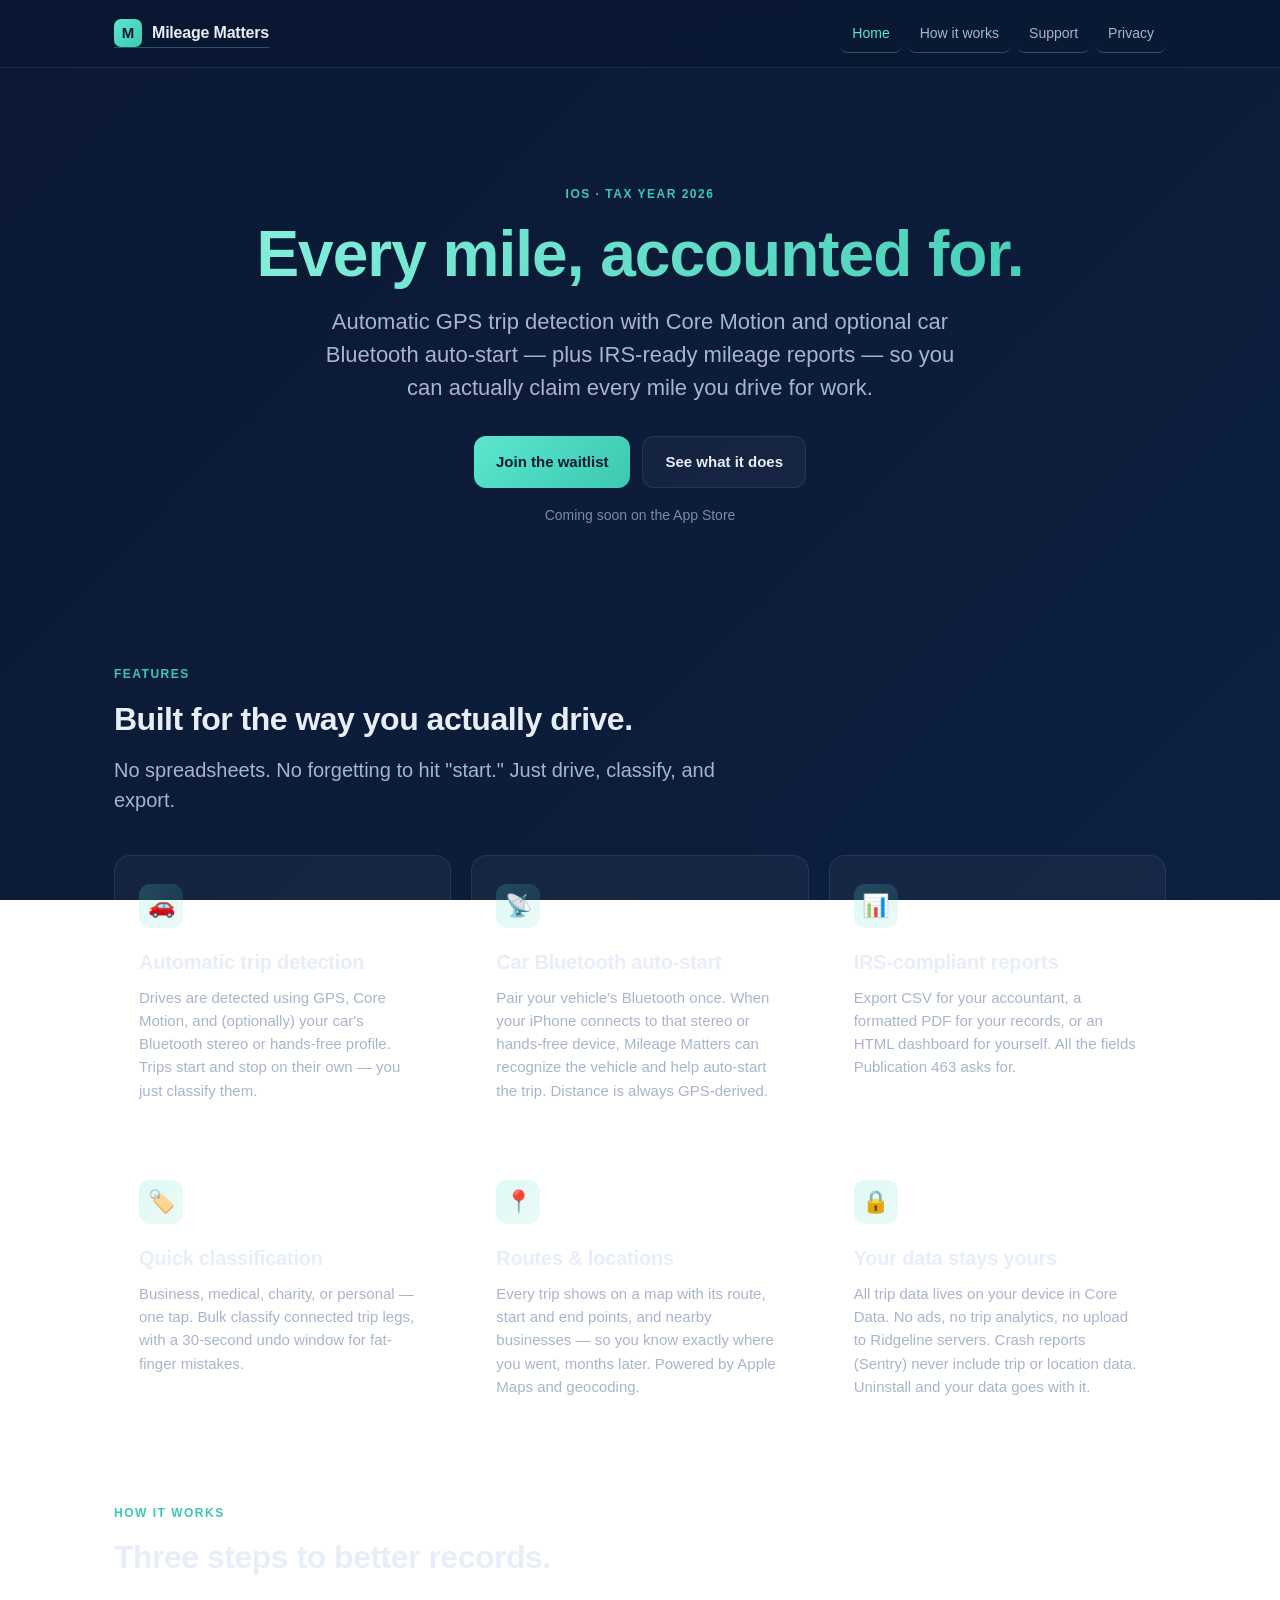
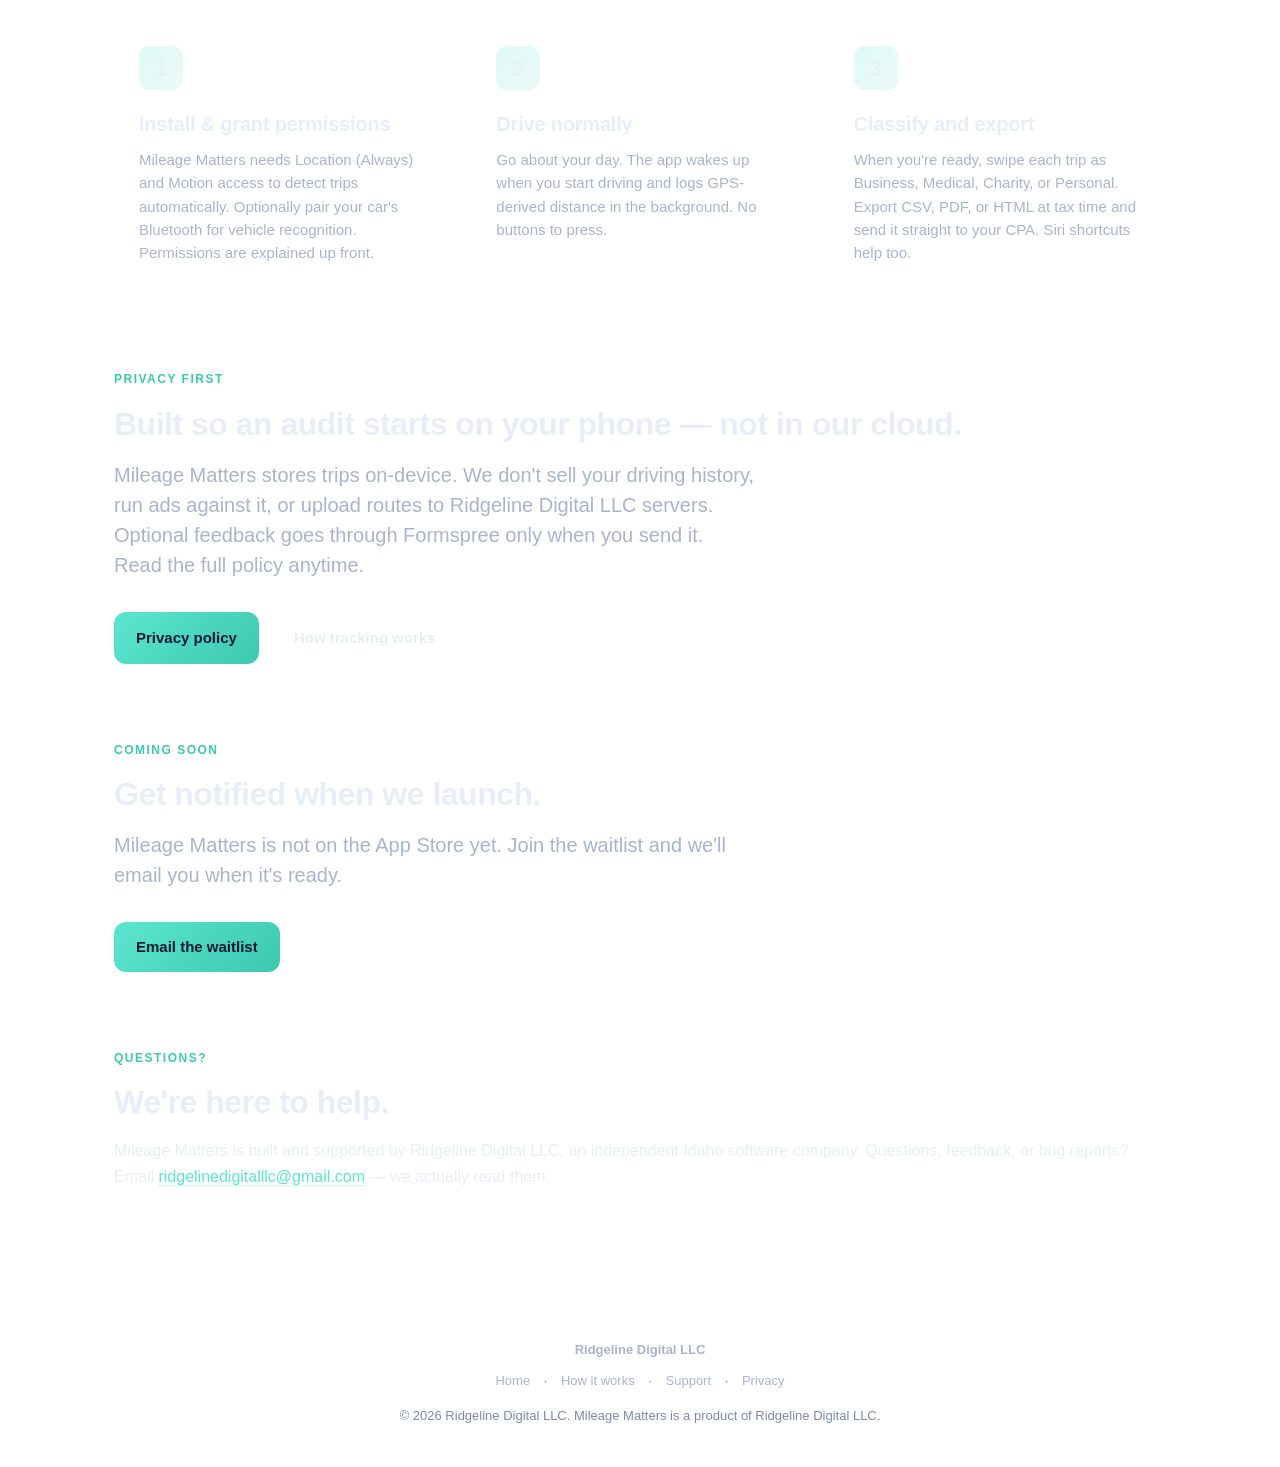
<file: index.html>
<!DOCTYPE html>
<html lang="en">
<head>
<meta charset="UTF-8">
<meta name="viewport" content="width=device-width, initial-scale=1.0">
<title>Mileage Matters — Automatic IRS Mileage Tracker for iPhone</title>
<meta name="description" content="Automatically track business, medical, and charity miles for IRS tax deductions. GPS + Core Motion trip detection with optional car Bluetooth auto-start. Built by Ridgeline Digital LLC.">
<link rel="stylesheet" href="styles.css">
</head>
<body>

<nav class="site-nav">
  <div class="site-nav-inner">
    <a href="index.html" class="brand">
      <div class="brand-mark">M</div>
      <span>Mileage Matters</span>
    </a>
    <div class="nav-links">
      <a href="index.html" class="active">Home</a>
      <a href="hardware.html">How it works</a>
      <a href="support.html">Support</a>
      <a href="privacy-policy.html">Privacy</a>
    </div>
  </div>
</nav>

<div class="container">

  <section class="hero">
    <span class="eyebrow">iOS · Tax Year 2026</span>
    <h1>Every mile, accounted for.</h1>
    <p class="lede">Automatic GPS trip detection with Core Motion and optional car Bluetooth auto-start — plus IRS-ready mileage reports — so you can actually claim every mile you drive for work.</p>

    <div class="cta-row">
      <a href="mailto:ridgelinedigitalllc@gmail.com?subject=Mileage%20Matters%20waitlist" class="button button-primary">Join the waitlist</a>
      <a href="#features" class="button button-secondary">See what it does</a>
    </div>
    <p style="margin-top: 16px; color: var(--text-muted); font-size: 14px;">Coming soon on the App Store</p>
  </section>

  <section id="features">
    <span class="eyebrow">Features</span>
    <h2>Built for the way you actually drive.</h2>
    <p class="lede">No spreadsheets. No forgetting to hit "start." Just drive, classify, and export.</p>

    <div class="feature-grid">

      <div class="feature-card">
        <div class="feature-icon">🚗</div>
        <h3>Automatic trip detection</h3>
        <p>Drives are detected using GPS, Core Motion, and (optionally) your car's Bluetooth stereo or hands-free profile. Trips start and stop on their own — you just classify them.</p>
      </div>

      <div class="feature-card">
        <div class="feature-icon">📡</div>
        <h3>Car Bluetooth auto-start</h3>
        <p>Pair your vehicle's Bluetooth once. When your iPhone connects to that stereo or hands-free device, Mileage Matters can recognize the vehicle and help auto-start the trip. Distance is always GPS-derived.</p>
      </div>

      <div class="feature-card">
        <div class="feature-icon">📊</div>
        <h3>IRS-compliant reports</h3>
        <p>Export CSV for your accountant, a formatted PDF for your records, or an HTML dashboard for yourself. All the fields Publication 463 asks for.</p>
      </div>

      <div class="feature-card">
        <div class="feature-icon">🏷️</div>
        <h3>Quick classification</h3>
        <p>Business, medical, charity, or personal — one tap. Bulk classify connected trip legs, with a 30-second undo window for fat-finger mistakes.</p>
      </div>

      <div class="feature-card">
        <div class="feature-icon">📍</div>
        <h3>Routes &amp; locations</h3>
        <p>Every trip shows on a map with its route, start and end points, and nearby businesses — so you know exactly where you went, months later. Powered by Apple Maps and geocoding.</p>
      </div>

      <div class="feature-card">
        <div class="feature-icon">🔒</div>
        <h3>Your data stays yours</h3>
        <p>All trip data lives on your device in Core Data. No ads, no trip analytics, no upload to Ridgeline servers. Crash reports (Sentry) never include trip or location data. Uninstall and your data goes with it.</p>
      </div>

    </div>
  </section>

  <section>
    <span class="eyebrow">How it works</span>
    <h2>Three steps to better records.</h2>

    <div class="feature-grid">

      <div class="feature-card">
        <div class="feature-icon">1</div>
        <h3>Install &amp; grant permissions</h3>
        <p>Mileage Matters needs Location (Always) and Motion access to detect trips automatically. Optionally pair your car's Bluetooth for vehicle recognition. Permissions are explained up front.</p>
      </div>

      <div class="feature-card">
        <div class="feature-icon">2</div>
        <h3>Drive normally</h3>
        <p>Go about your day. The app wakes up when you start driving and logs GPS-derived distance in the background. No buttons to press.</p>
      </div>

      <div class="feature-card">
        <div class="feature-icon">3</div>
        <h3>Classify and export</h3>
        <p>When you're ready, swipe each trip as Business, Medical, Charity, or Personal. Export CSV, PDF, or HTML at tax time and send it straight to your CPA. Siri shortcuts help too.</p>
      </div>

    </div>
  </section>

  <section>
    <span class="eyebrow">Privacy first</span>
    <h2>Built so an audit starts on your phone — not in our cloud.</h2>
    <p class="lede">Mileage Matters stores trips on-device. We don't sell your driving history, run ads against it, or upload routes to Ridgeline Digital LLC servers. Optional feedback goes through Formspree only when you send it. Read the full policy anytime.</p>

    <div class="cta-row" style="justify-content: flex-start;">
      <a href="privacy-policy.html" class="button button-primary">Privacy policy</a>
      <a href="hardware.html" class="button button-secondary">How tracking works</a>
    </div>
  </section>

  <section>
    <span class="eyebrow">Coming soon</span>
    <h2>Get notified when we launch.</h2>
    <p class="lede">Mileage Matters is not on the App Store yet. Join the waitlist and we'll email you when it's ready.</p>
    <div class="cta-row" style="justify-content: flex-start;">
      <a href="mailto:ridgelinedigitalllc@gmail.com?subject=Mileage%20Matters%20waitlist" class="button button-primary">Email the waitlist</a>
    </div>
  </section>

  <section>
    <span class="eyebrow">Questions?</span>
    <h2>We're here to help.</h2>
    <p>Mileage Matters is built and supported by Ridgeline Digital LLC, an independent Idaho software company. Questions, feedback, or bug reports? Email <a href="mailto:ridgelinedigitalllc@gmail.com">ridgelinedigitalllc@gmail.com</a> — we actually read them.</p>
  </section>

</div>

<footer class="site-footer">
  <div class="footer-brand">Ridgeline Digital LLC</div>
  <div>
    <a href="index.html">Home</a> ·
    <a href="hardware.html">How it works</a> ·
    <a href="support.html">Support</a> ·
    <a href="privacy-policy.html">Privacy</a>
  </div>
  <div style="margin-top: 14px;">© 2026 Ridgeline Digital LLC. Mileage Matters is a product of Ridgeline Digital LLC.</div>
</footer>

</body>
</html>
</file>
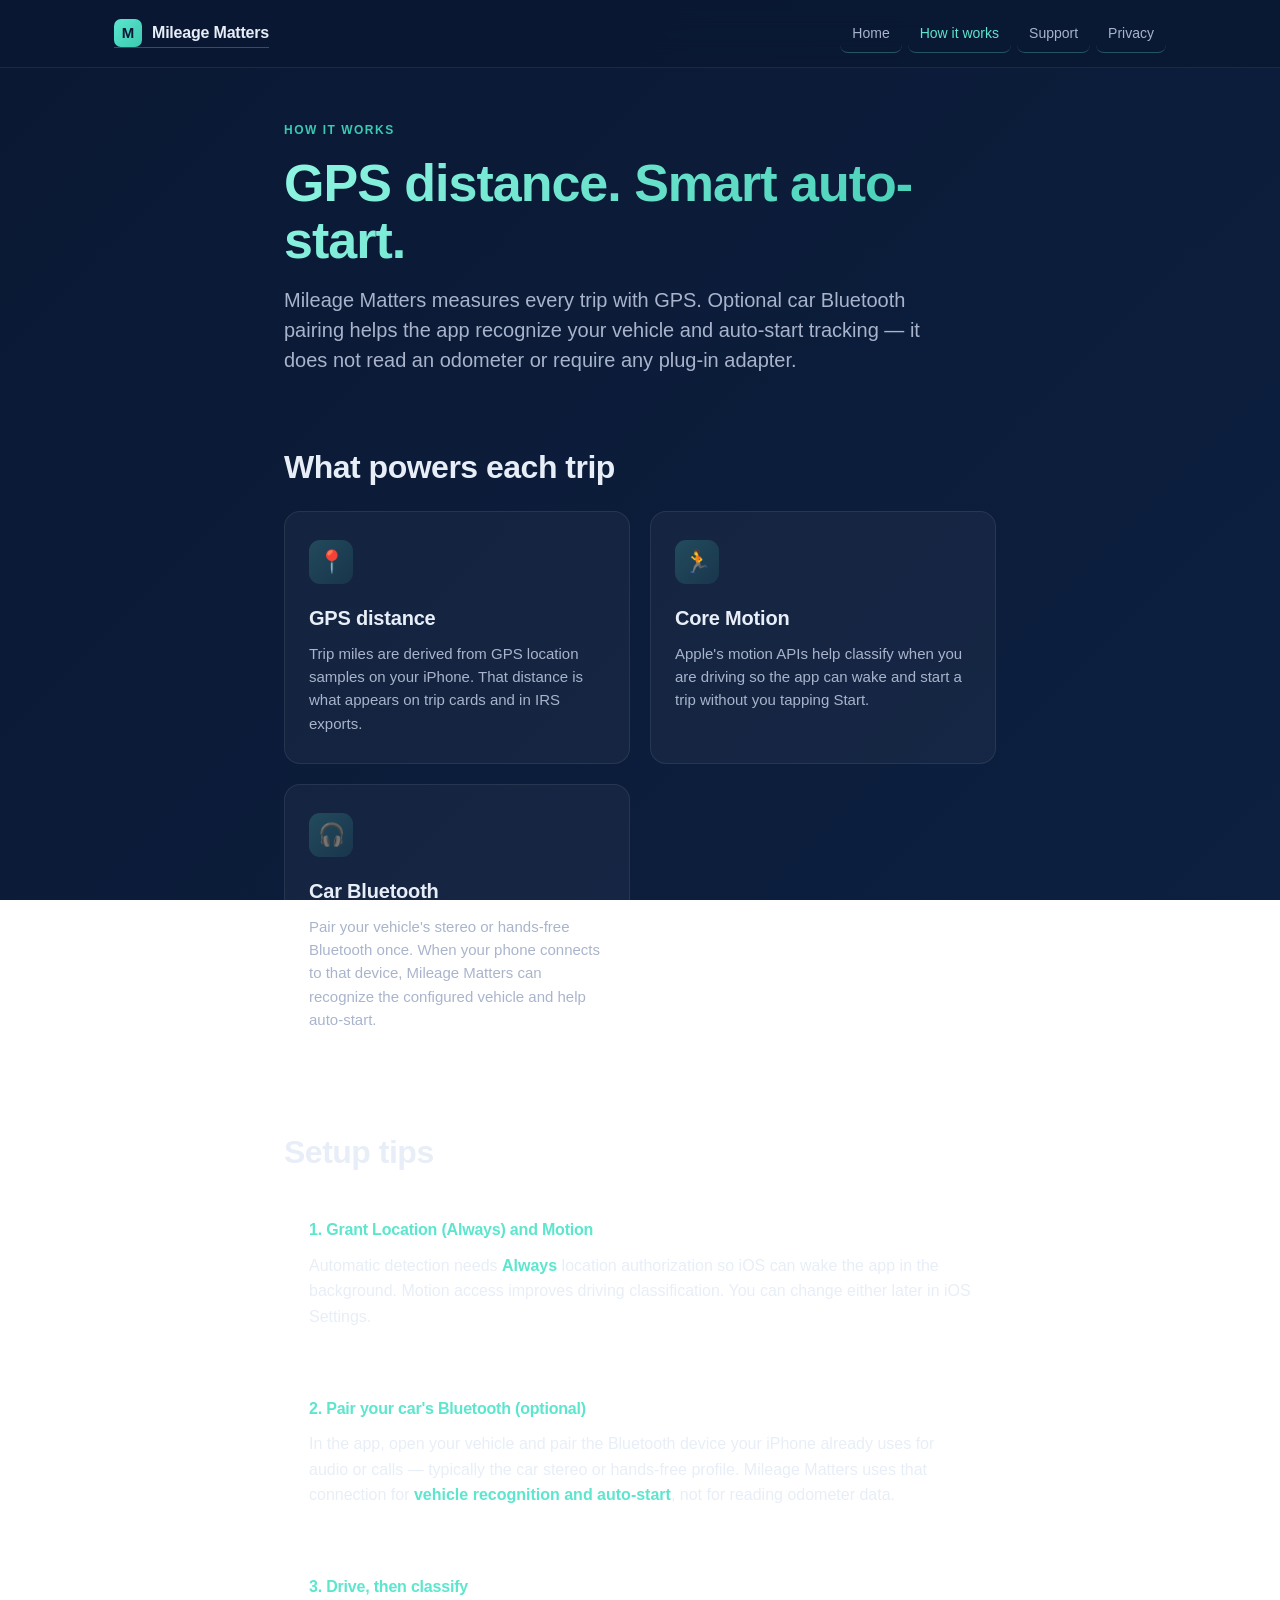
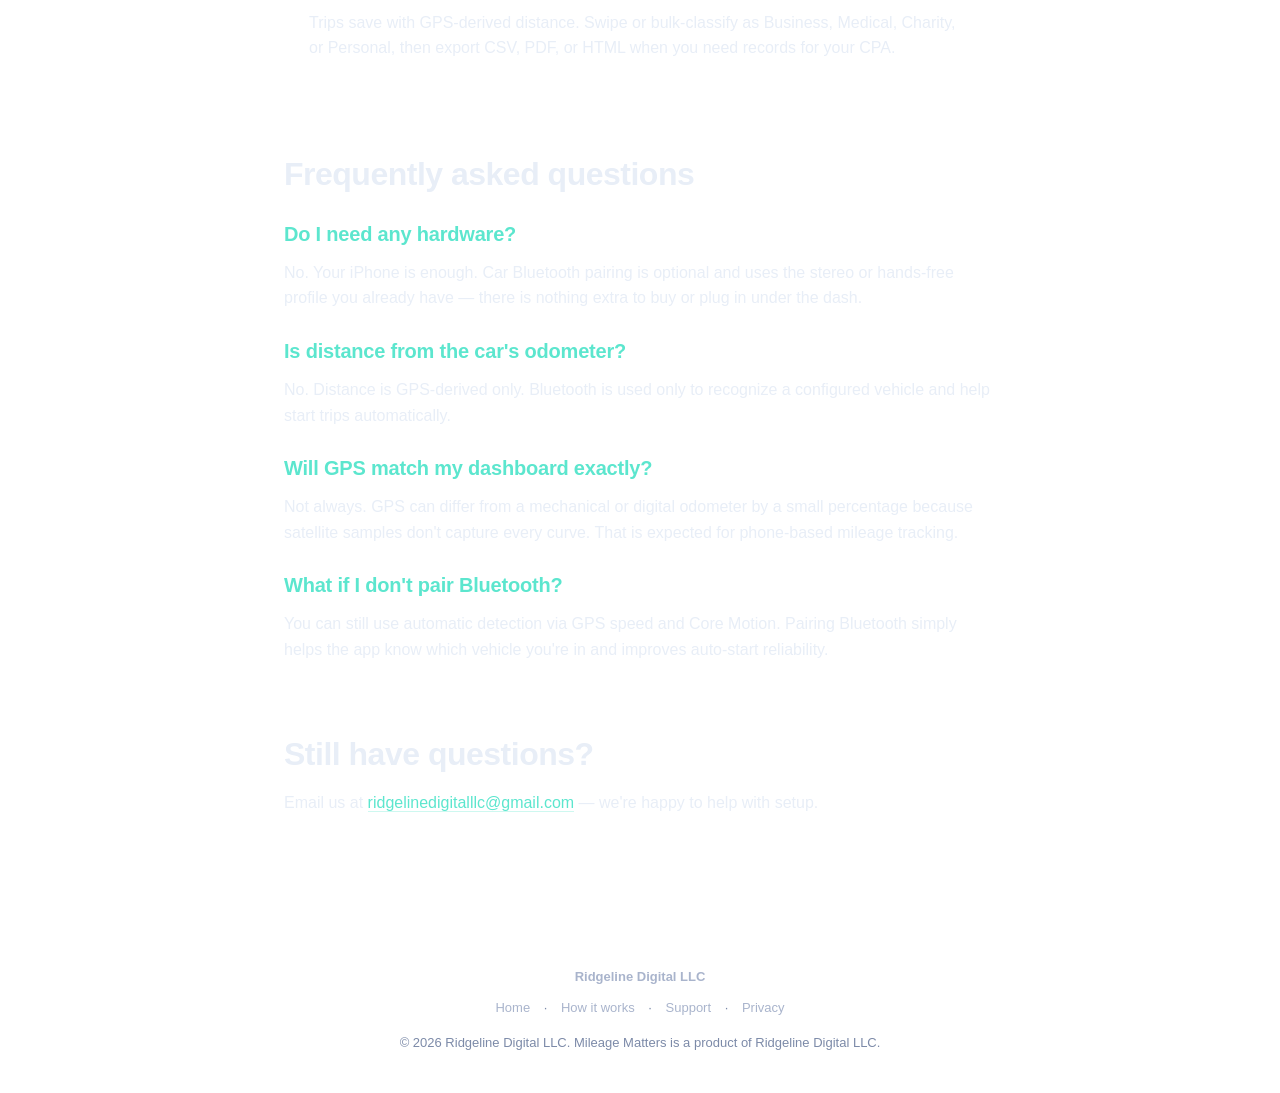
<file: hardware.html>
<!DOCTYPE html>
<html lang="en">
<head>
<meta charset="UTF-8">
<meta name="viewport" content="width=device-width, initial-scale=1.0">
<title>How Tracking Works — Mileage Matters</title>
<meta name="description" content="How Mileage Matters detects trips with GPS, Core Motion, and optional car Bluetooth vehicle recognition. Setup tips for permissions and pairing.">
<link rel="stylesheet" href="styles.css">
</head>
<body>

<nav class="site-nav">
  <div class="site-nav-inner">
    <a href="index.html" class="brand">
      <div class="brand-mark">M</div>
      <span>Mileage Matters</span>
    </a>
    <div class="nav-links">
      <a href="index.html">Home</a>
      <a href="hardware.html" class="active">How it works</a>
      <a href="support.html">Support</a>
      <a href="privacy-policy.html">Privacy</a>
    </div>
  </div>
</nav>

<div class="container-narrow">

  <section>
    <span class="eyebrow">How it works</span>
    <h1>GPS distance. Smart auto-start.</h1>
    <p class="lede">Mileage Matters measures every trip with GPS. Optional car Bluetooth pairing helps the app recognize your vehicle and auto-start tracking — it does not read an odometer or require any plug-in adapter.</p>
  </section>

  <section>
    <h2>What powers each trip</h2>

    <div class="feature-grid" style="margin-top: 24px;">

      <div class="feature-card">
        <div class="feature-icon">📍</div>
        <h3>GPS distance</h3>
        <p>Trip miles are derived from GPS location samples on your iPhone. That distance is what appears on trip cards and in IRS exports.</p>
      </div>

      <div class="feature-card">
        <div class="feature-icon">🏃</div>
        <h3>Core Motion</h3>
        <p>Apple's motion APIs help classify when you are driving so the app can wake and start a trip without you tapping Start.</p>
      </div>

      <div class="feature-card">
        <div class="feature-icon">🎧</div>
        <h3>Car Bluetooth</h3>
        <p>Pair your vehicle's stereo or hands-free Bluetooth once. When your phone connects to that device, Mileage Matters can recognize the configured vehicle and help auto-start.</p>
      </div>

    </div>
  </section>

  <section>
    <h2>Setup tips</h2>

    <div class="info-box">
      <h3>1. Grant Location (Always) and Motion</h3>
      <p style="margin-bottom: 0;">Automatic detection needs <strong>Always</strong> location authorization so iOS can wake the app in the background. Motion access improves driving classification. You can change either later in iOS Settings.</p>
    </div>

    <div class="info-box">
      <h3>2. Pair your car's Bluetooth (optional)</h3>
      <p style="margin-bottom: 0;">In the app, open your vehicle and pair the Bluetooth device your iPhone already uses for audio or calls — typically the car stereo or hands-free profile. Mileage Matters uses that connection for <strong>vehicle recognition and auto-start</strong>, not for reading odometer data.</p>
    </div>

    <div class="info-box">
      <h3>3. Drive, then classify</h3>
      <p style="margin-bottom: 0;">Trips save with GPS-derived distance. Swipe or bulk-classify as Business, Medical, Charity, or Personal, then export CSV, PDF, or HTML when you need records for your CPA.</p>
    </div>
  </section>

  <section>
    <h2>Frequently asked questions</h2>

    <h3 style="margin-top: 24px;">Do I need any hardware?</h3>
    <p>No. Your iPhone is enough. Car Bluetooth pairing is optional and uses the stereo or hands-free profile you already have — there is nothing extra to buy or plug in under the dash.</p>

    <h3 style="margin-top: 24px;">Is distance from the car's odometer?</h3>
    <p>No. Distance is GPS-derived only. Bluetooth is used only to recognize a configured vehicle and help start trips automatically.</p>

    <h3 style="margin-top: 24px;">Will GPS match my dashboard exactly?</h3>
    <p>Not always. GPS can differ from a mechanical or digital odometer by a small percentage because satellite samples don't capture every curve. That is expected for phone-based mileage tracking.</p>

    <h3 style="margin-top: 24px;">What if I don't pair Bluetooth?</h3>
    <p>You can still use automatic detection via GPS speed and Core Motion. Pairing Bluetooth simply helps the app know which vehicle you're in and improves auto-start reliability.</p>
  </section>

  <section>
    <h2>Still have questions?</h2>
    <p>Email us at <a href="mailto:ridgelinedigitalllc@gmail.com">ridgelinedigitalllc@gmail.com</a> — we're happy to help with setup.</p>
  </section>

</div>

<footer class="site-footer">
  <div class="footer-brand">Ridgeline Digital LLC</div>
  <div>
    <a href="index.html">Home</a> ·
    <a href="hardware.html">How it works</a> ·
    <a href="support.html">Support</a> ·
    <a href="privacy-policy.html">Privacy</a>
  </div>
  <div style="margin-top: 14px;">© 2026 Ridgeline Digital LLC. Mileage Matters is a product of Ridgeline Digital LLC.</div>
</footer>

</body>
</html>
</file>
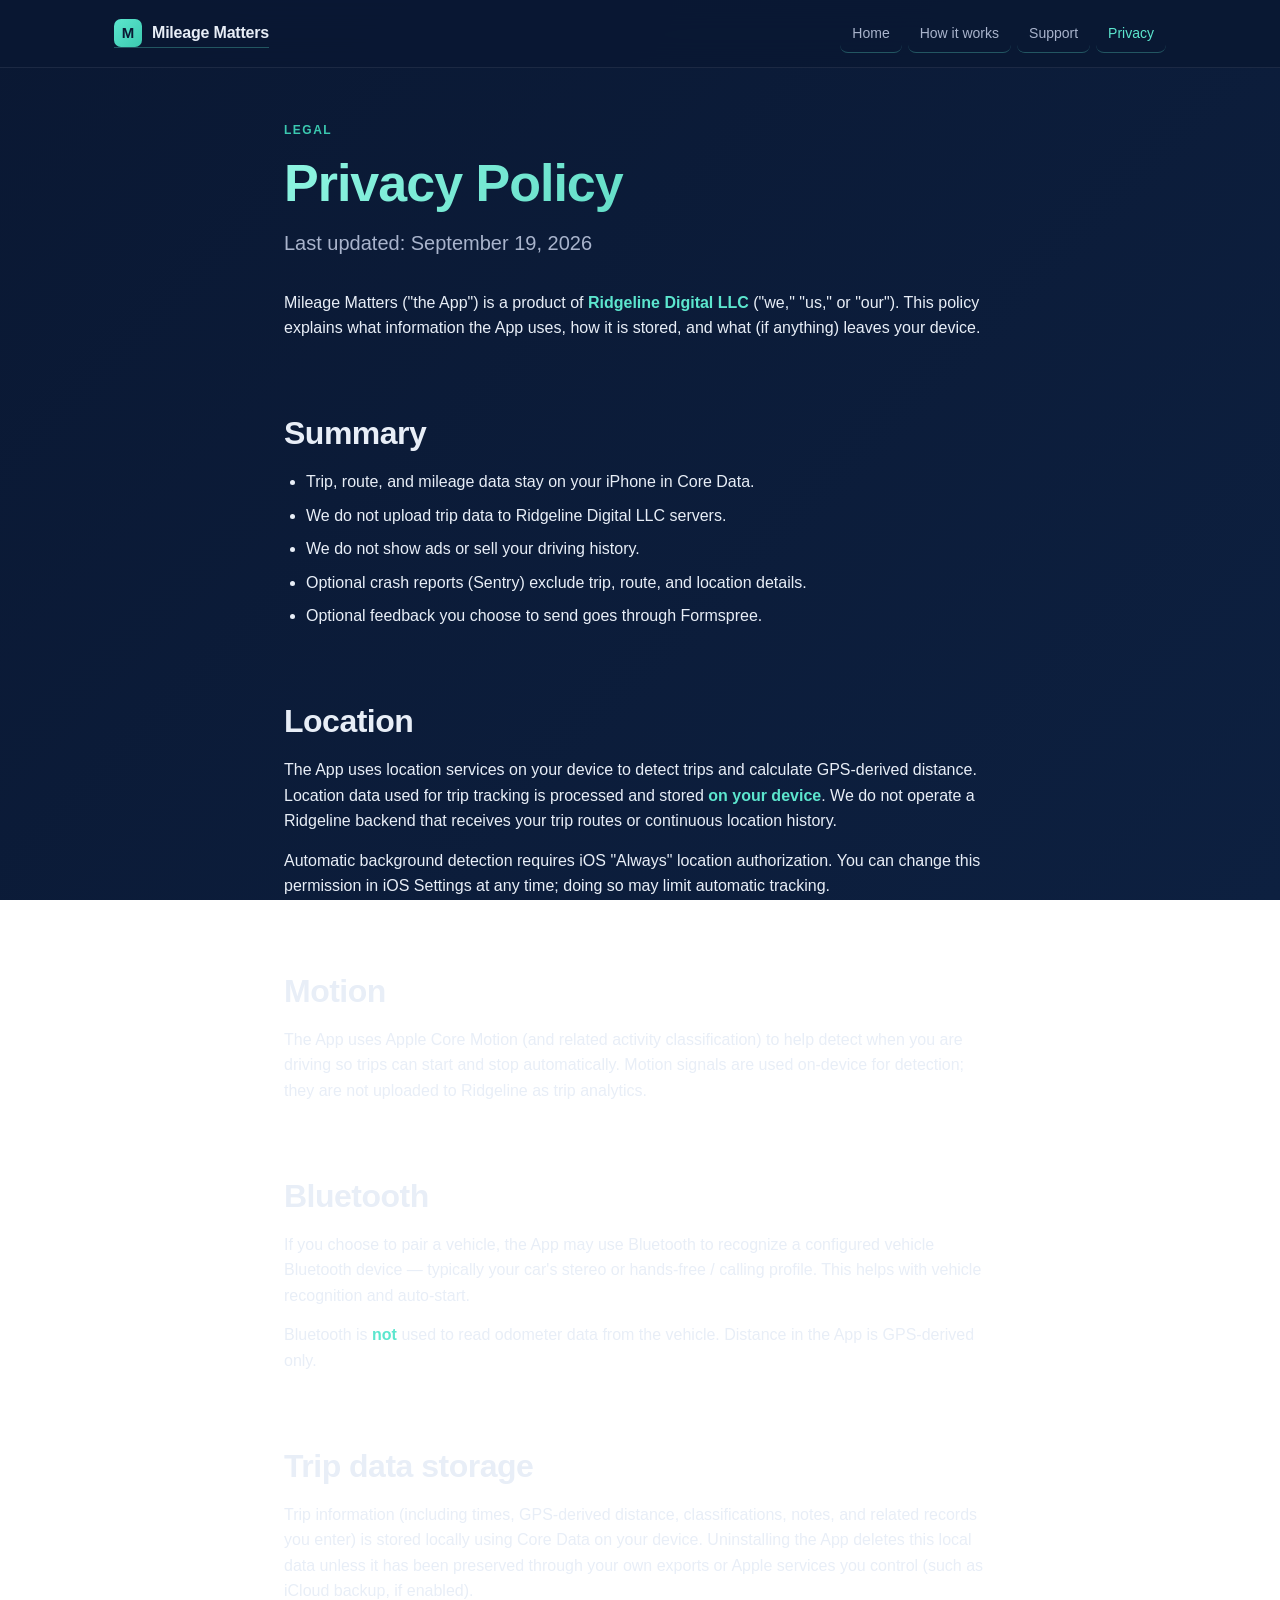
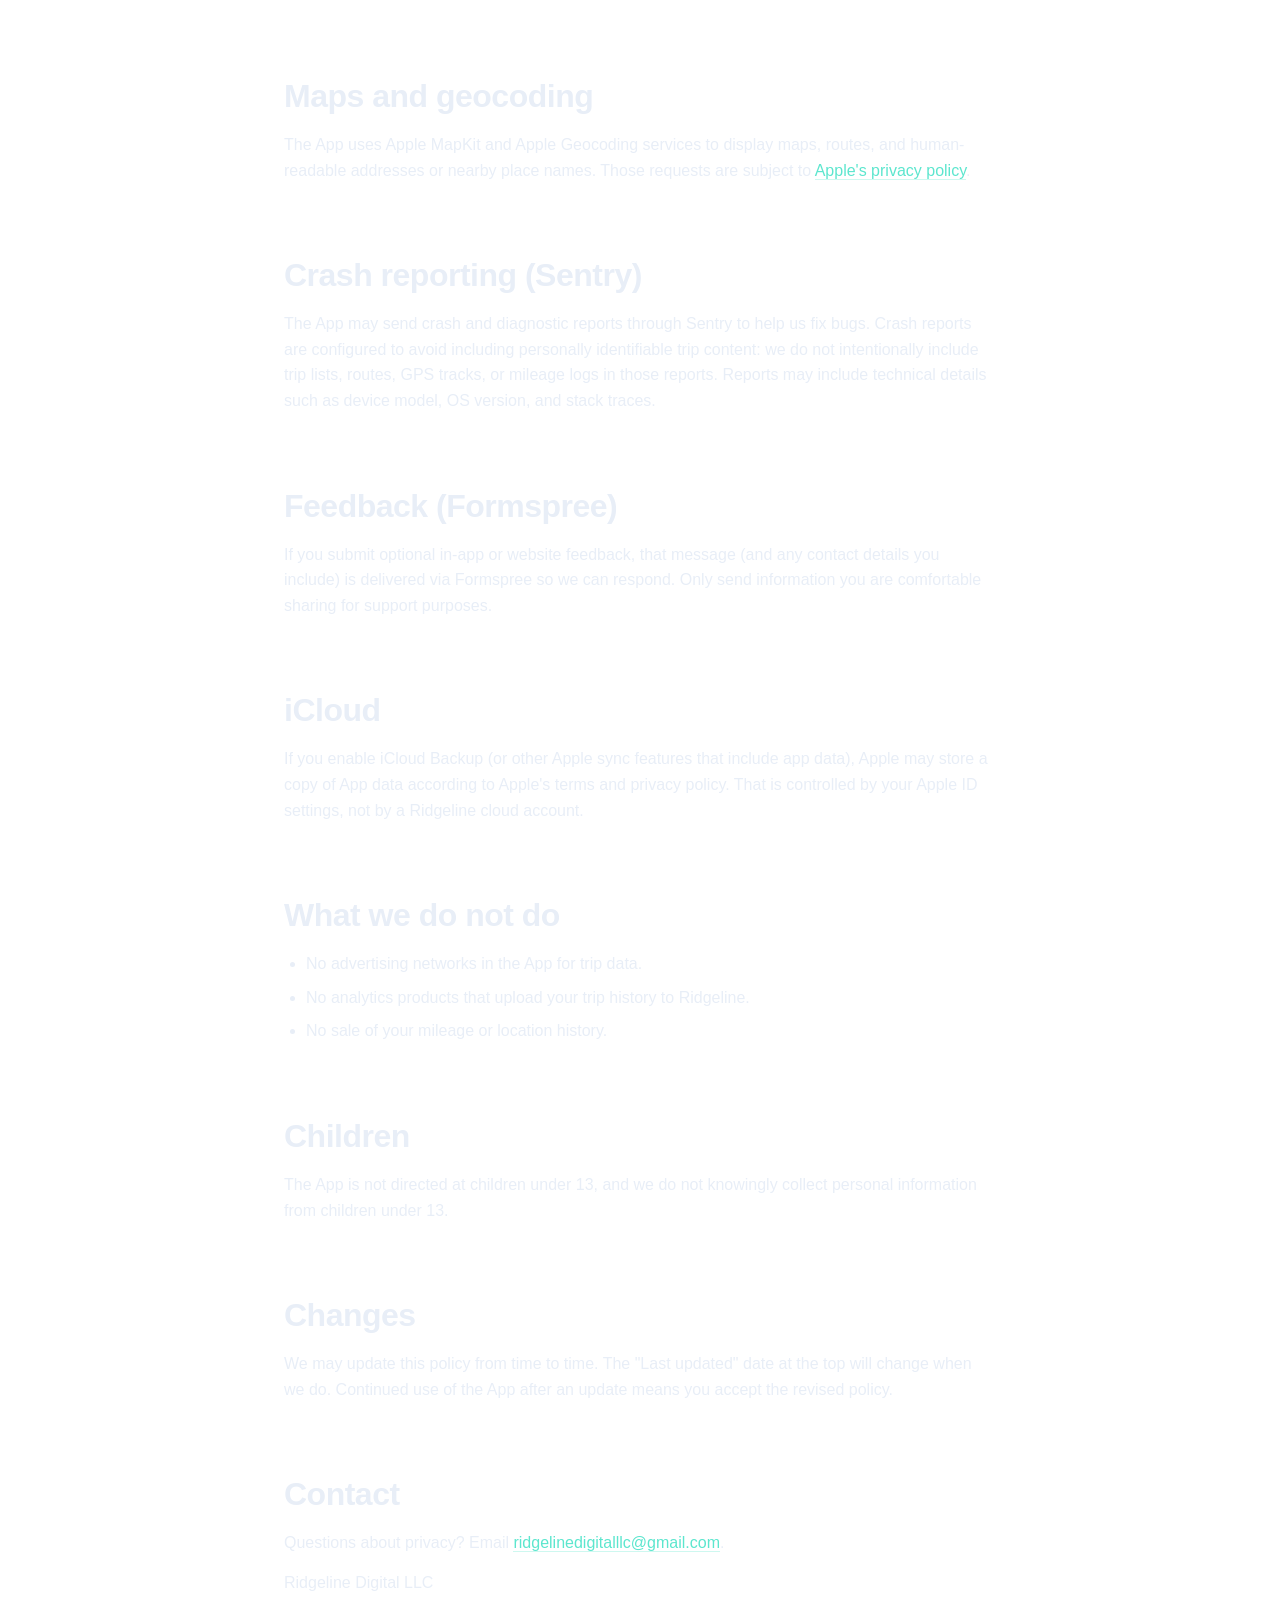
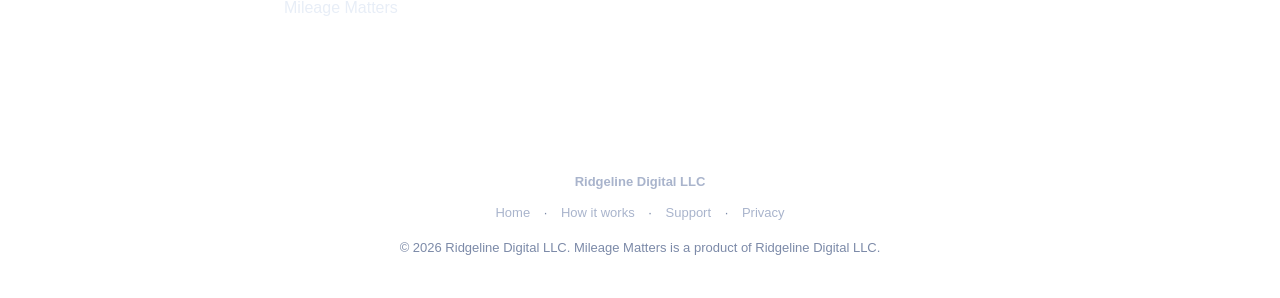
<file: privacy-policy.html>
<!DOCTYPE html>
<html lang="en">
<head>
<meta charset="UTF-8">
<meta name="viewport" content="width=device-width, initial-scale=1.0">
<title>Privacy Policy — Mileage Matters</title>
<meta name="description" content="Privacy policy for Mileage Matters by Ridgeline Digital LLC. On-device trip storage, GPS tracking, optional car Bluetooth vehicle recognition, Sentry crashes-only.">
<link rel="stylesheet" href="styles.css">
</head>
<body>

<nav class="site-nav">
  <div class="site-nav-inner">
    <a href="index.html" class="brand">
      <div class="brand-mark">M</div>
      <span>Mileage Matters</span>
    </a>
    <div class="nav-links">
      <a href="index.html">Home</a>
      <a href="hardware.html">How it works</a>
      <a href="support.html">Support</a>
      <a href="privacy-policy.html" class="active">Privacy</a>
    </div>
  </div>
</nav>

<div class="container-narrow">

  <section>
    <span class="eyebrow">Legal</span>
    <h1>Privacy Policy</h1>
    <p class="lede">Last updated: September 19, 2026</p>
    <p>Mileage Matters ("the App") is a product of <strong>Ridgeline Digital LLC</strong> ("we," "us," or "our"). This policy explains what information the App uses, how it is stored, and what (if anything) leaves your device.</p>
  </section>

  <section>
    <h2>Summary</h2>
    <ul>
      <li>Trip, route, and mileage data stay on your iPhone in Core Data.</li>
      <li>We do not upload trip data to Ridgeline Digital LLC servers.</li>
      <li>We do not show ads or sell your driving history.</li>
      <li>Optional crash reports (Sentry) exclude trip, route, and location details.</li>
      <li>Optional feedback you choose to send goes through Formspree.</li>
    </ul>
  </section>

  <section>
    <h2>Location</h2>
    <p>The App uses location services on your device to detect trips and calculate GPS-derived distance. Location data used for trip tracking is processed and stored <strong>on your device</strong>. We do not operate a Ridgeline backend that receives your trip routes or continuous location history.</p>
    <p>Automatic background detection requires iOS "Always" location authorization. You can change this permission in iOS Settings at any time; doing so may limit automatic tracking.</p>
  </section>

  <section>
    <h2>Motion</h2>
    <p>The App uses Apple Core Motion (and related activity classification) to help detect when you are driving so trips can start and stop automatically. Motion signals are used on-device for detection; they are not uploaded to Ridgeline as trip analytics.</p>
  </section>

  <section>
    <h2>Bluetooth</h2>
    <p>If you choose to pair a vehicle, the App may use Bluetooth to recognize a configured vehicle Bluetooth device — typically your car's stereo or hands-free / calling profile. This helps with vehicle recognition and auto-start.</p>
    <p>Bluetooth is <strong>not</strong> used to read odometer data from the vehicle. Distance in the App is GPS-derived only.</p>
  </section>

  <section>
    <h2>Trip data storage</h2>
    <p>Trip information (including times, GPS-derived distance, classifications, notes, and related records you enter) is stored locally using Core Data on your device. Uninstalling the App deletes this local data unless it has been preserved through your own exports or Apple services you control (such as iCloud backup, if enabled).</p>
  </section>

  <section>
    <h2>Maps and geocoding</h2>
    <p>The App uses Apple MapKit and Apple Geocoding services to display maps, routes, and human-readable addresses or nearby place names. Those requests are subject to <a href="https://www.apple.com/legal/privacy/" target="_blank" rel="noopener">Apple's privacy policy</a>.</p>
  </section>

  <section>
    <h2>Crash reporting (Sentry)</h2>
    <p>The App may send crash and diagnostic reports through Sentry to help us fix bugs. Crash reports are configured to avoid including personally identifiable trip content: we do not intentionally include trip lists, routes, GPS tracks, or mileage logs in those reports. Reports may include technical details such as device model, OS version, and stack traces.</p>
  </section>

  <section>
    <h2>Feedback (Formspree)</h2>
    <p>If you submit optional in-app or website feedback, that message (and any contact details you include) is delivered via Formspree so we can respond. Only send information you are comfortable sharing for support purposes.</p>
  </section>

  <section>
    <h2>iCloud</h2>
    <p>If you enable iCloud Backup (or other Apple sync features that include app data), Apple may store a copy of App data according to Apple's terms and privacy policy. That is controlled by your Apple ID settings, not by a Ridgeline cloud account.</p>
  </section>

  <section>
    <h2>What we do not do</h2>
    <ul>
      <li>No advertising networks in the App for trip data.</li>
      <li>No analytics products that upload your trip history to Ridgeline.</li>
      <li>No sale of your mileage or location history.</li>
    </ul>
  </section>

  <section>
    <h2>Children</h2>
    <p>The App is not directed at children under 13, and we do not knowingly collect personal information from children under 13.</p>
  </section>

  <section>
    <h2>Changes</h2>
    <p>We may update this policy from time to time. The "Last updated" date at the top will change when we do. Continued use of the App after an update means you accept the revised policy.</p>
  </section>

  <section>
    <h2>Contact</h2>
    <p>Questions about privacy? Email <a href="mailto:ridgelinedigitalllc@gmail.com">ridgelinedigitalllc@gmail.com</a>.</p>
    <p>Ridgeline Digital LLC<br>Mileage Matters</p>
  </section>

</div>

<footer class="site-footer">
  <div class="footer-brand">Ridgeline Digital LLC</div>
  <div>
    <a href="index.html">Home</a> ·
    <a href="hardware.html">How it works</a> ·
    <a href="support.html">Support</a> ·
    <a href="privacy-policy.html">Privacy</a>
  </div>
  <div style="margin-top: 14px;">© 2026 Ridgeline Digital LLC. Mileage Matters is a product of Ridgeline Digital LLC.</div>
</footer>

</body>
</html>
</file>
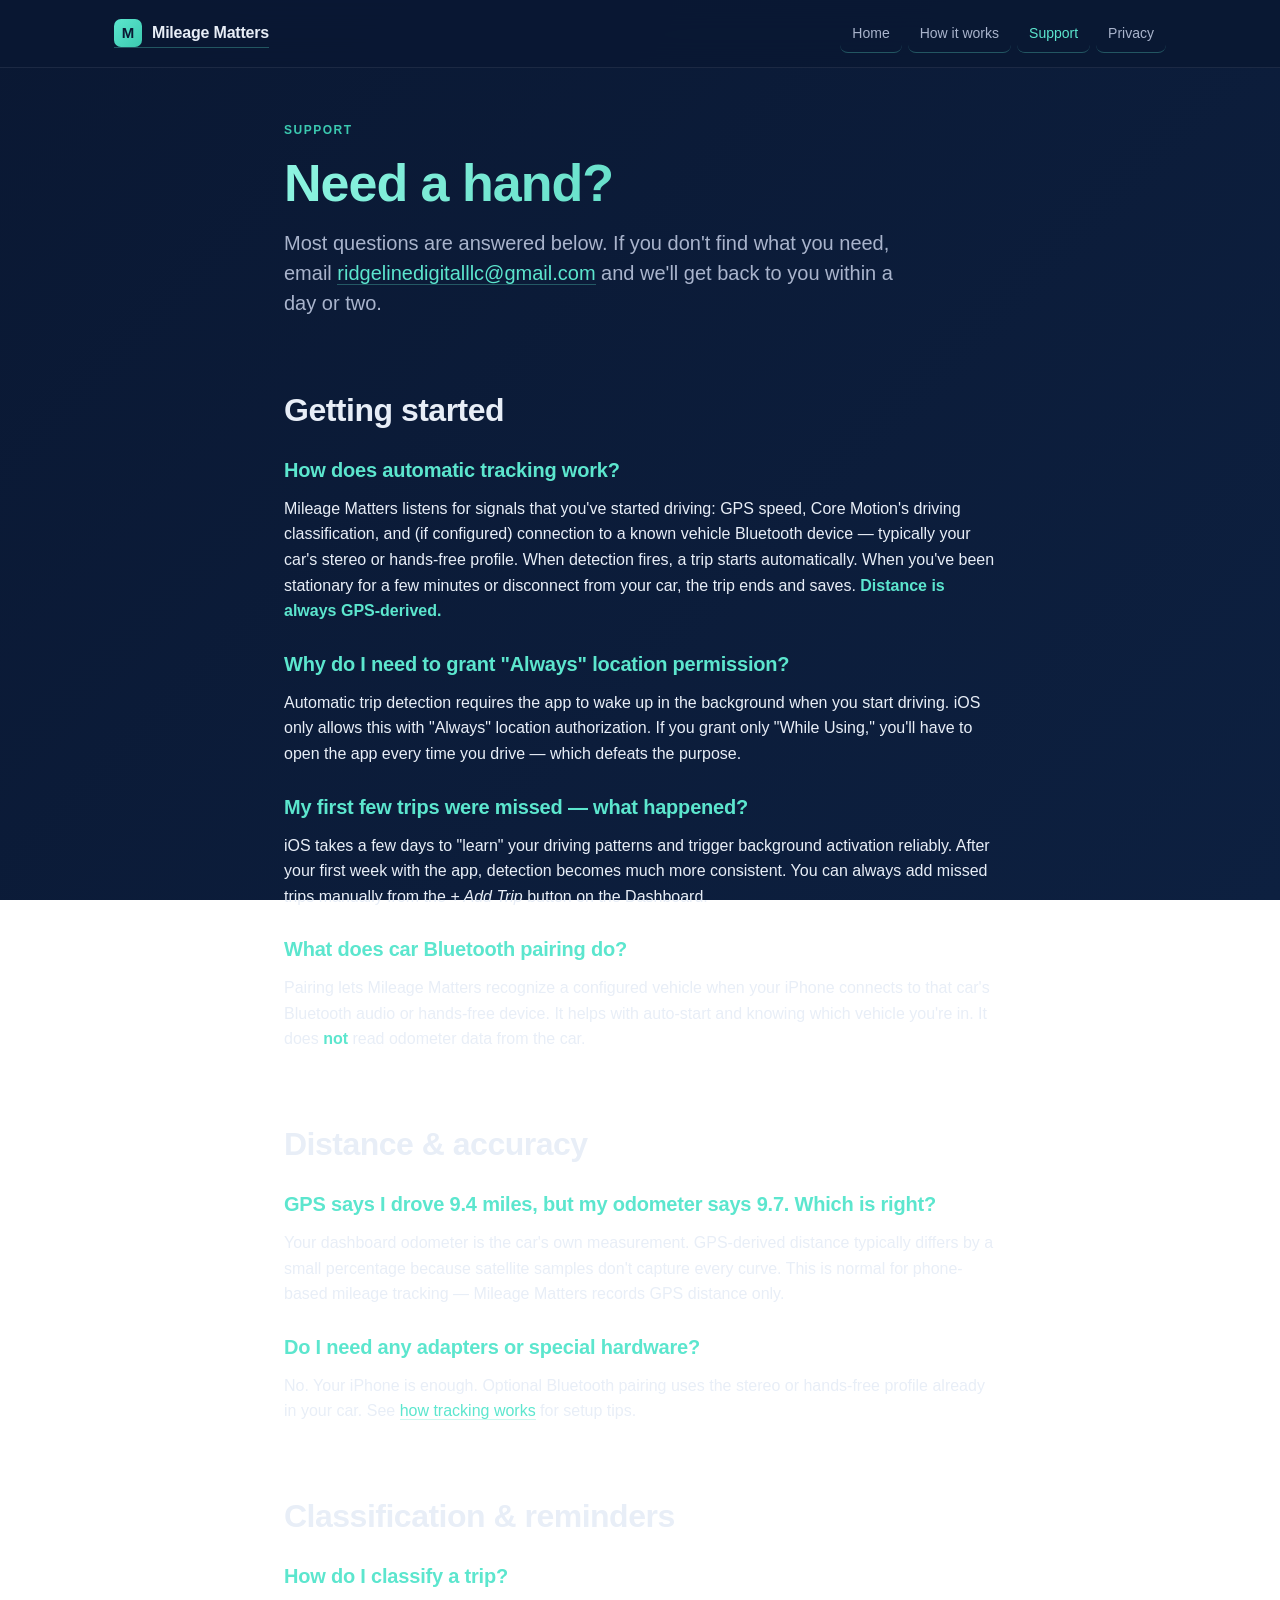
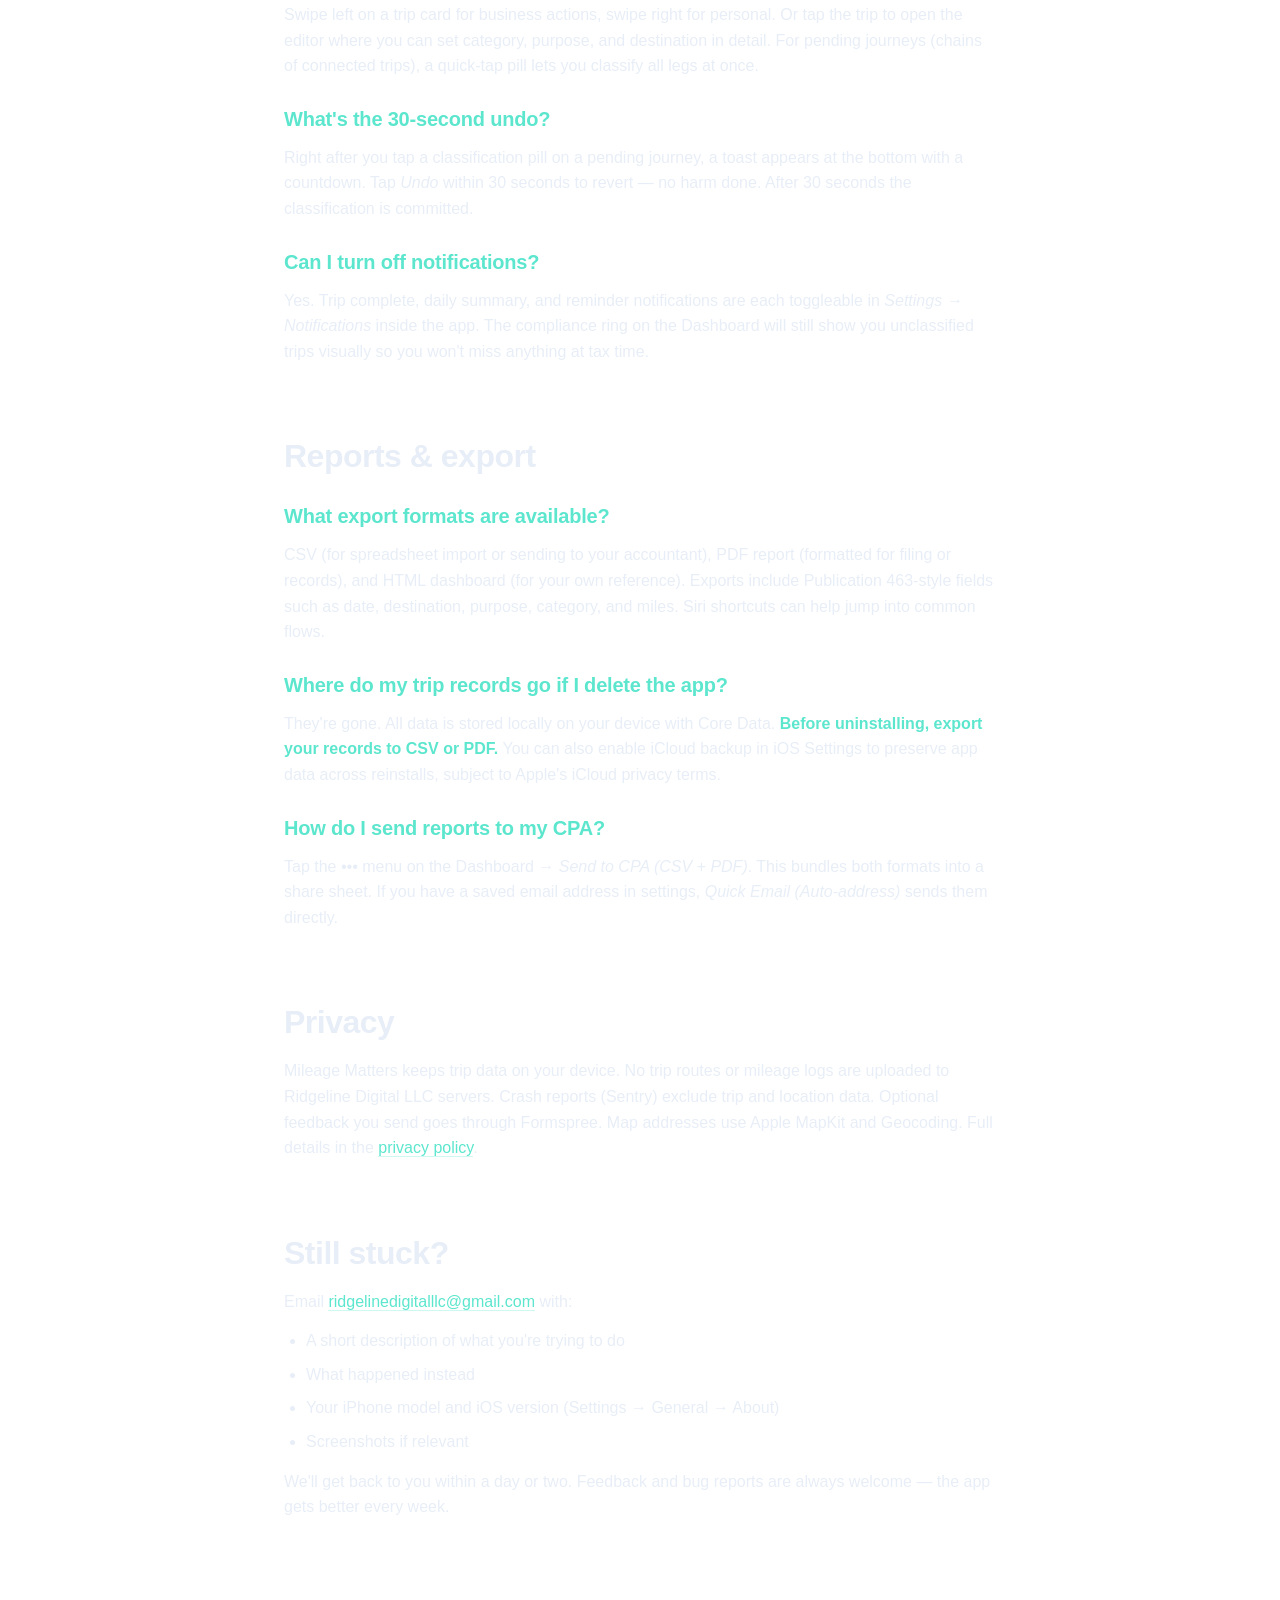
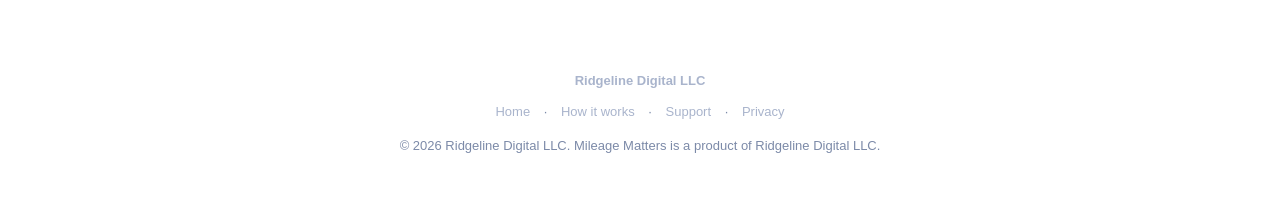
<file: support.html>
<!DOCTYPE html>
<html lang="en">
<head>
<meta charset="UTF-8">
<meta name="viewport" content="width=device-width, initial-scale=1.0">
<title>Support — Mileage Matters</title>
<meta name="description" content="Support and frequently asked questions for Mileage Matters iOS app.">
<link rel="stylesheet" href="styles.css">
</head>
<body>

<nav class="site-nav">
  <div class="site-nav-inner">
    <a href="index.html" class="brand">
      <div class="brand-mark">M</div>
      <span>Mileage Matters</span>
    </a>
    <div class="nav-links">
      <a href="index.html">Home</a>
      <a href="hardware.html">How it works</a>
      <a href="support.html" class="active">Support</a>
      <a href="privacy-policy.html">Privacy</a>
    </div>
  </div>
</nav>

<div class="container-narrow">

  <section>
    <span class="eyebrow">Support</span>
    <h1>Need a hand?</h1>
    <p class="lede">Most questions are answered below. If you don't find what you need, email <a href="mailto:ridgelinedigitalllc@gmail.com">ridgelinedigitalllc@gmail.com</a> and we'll get back to you within a day or two.</p>
  </section>

  <section>
    <h2>Getting started</h2>

    <h3 style="margin-top: 24px;">How does automatic tracking work?</h3>
    <p>Mileage Matters listens for signals that you've started driving: GPS speed, Core Motion's driving classification, and (if configured) connection to a known vehicle Bluetooth device — typically your car's stereo or hands-free profile. When detection fires, a trip starts automatically. When you've been stationary for a few minutes or disconnect from your car, the trip ends and saves. <strong>Distance is always GPS-derived.</strong></p>

    <h3 style="margin-top: 24px;">Why do I need to grant "Always" location permission?</h3>
    <p>Automatic trip detection requires the app to wake up in the background when you start driving. iOS only allows this with "Always" location authorization. If you grant only "While Using," you'll have to open the app every time you drive — which defeats the purpose.</p>

    <h3 style="margin-top: 24px;">My first few trips were missed — what happened?</h3>
    <p>iOS takes a few days to "learn" your driving patterns and trigger background activation reliably. After your first week with the app, detection becomes much more consistent. You can always add missed trips manually from the <em>+ Add Trip</em> button on the Dashboard.</p>

    <h3 style="margin-top: 24px;">What does car Bluetooth pairing do?</h3>
    <p>Pairing lets Mileage Matters recognize a configured vehicle when your iPhone connects to that car's Bluetooth audio or hands-free device. It helps with auto-start and knowing which vehicle you're in. It does <strong>not</strong> read odometer data from the car.</p>
  </section>

  <section>
    <h2>Distance &amp; accuracy</h2>

    <h3 style="margin-top: 24px;">GPS says I drove 9.4 miles, but my odometer says 9.7. Which is right?</h3>
    <p>Your dashboard odometer is the car's own measurement. GPS-derived distance typically differs by a small percentage because satellite samples don't capture every curve. This is normal for phone-based mileage tracking — Mileage Matters records GPS distance only.</p>

    <h3 style="margin-top: 24px;">Do I need any adapters or special hardware?</h3>
    <p>No. Your iPhone is enough. Optional Bluetooth pairing uses the stereo or hands-free profile already in your car. See <a href="hardware.html">how tracking works</a> for setup tips.</p>
  </section>

  <section>
    <h2>Classification &amp; reminders</h2>

    <h3 style="margin-top: 24px;">How do I classify a trip?</h3>
    <p>Swipe left on a trip card for business actions, swipe right for personal. Or tap the trip to open the editor where you can set category, purpose, and destination in detail. For pending journeys (chains of connected trips), a quick-tap pill lets you classify all legs at once.</p>

    <h3 style="margin-top: 24px;">What's the 30-second undo?</h3>
    <p>Right after you tap a classification pill on a pending journey, a toast appears at the bottom with a countdown. Tap <em>Undo</em> within 30 seconds to revert — no harm done. After 30 seconds the classification is committed.</p>

    <h3 style="margin-top: 24px;">Can I turn off notifications?</h3>
    <p>Yes. Trip complete, daily summary, and reminder notifications are each toggleable in <em>Settings → Notifications</em> inside the app. The compliance ring on the Dashboard will still show you unclassified trips visually so you won't miss anything at tax time.</p>
  </section>

  <section>
    <h2>Reports &amp; export</h2>

    <h3 style="margin-top: 24px;">What export formats are available?</h3>
    <p>CSV (for spreadsheet import or sending to your accountant), PDF report (formatted for filing or records), and HTML dashboard (for your own reference). Exports include Publication 463-style fields such as date, destination, purpose, category, and miles. Siri shortcuts can help jump into common flows.</p>

    <h3 style="margin-top: 24px;">Where do my trip records go if I delete the app?</h3>
    <p>They're gone. All data is stored locally on your device with Core Data. <strong>Before uninstalling, export your records to CSV or PDF.</strong> You can also enable iCloud backup in iOS Settings to preserve app data across reinstalls, subject to Apple's iCloud privacy terms.</p>

    <h3 style="margin-top: 24px;">How do I send reports to my CPA?</h3>
    <p>Tap the <em>•••</em> menu on the Dashboard → <em>Send to CPA (CSV + PDF)</em>. This bundles both formats into a share sheet. If you have a saved email address in settings, <em>Quick Email (Auto-address)</em> sends them directly.</p>
  </section>

  <section>
    <h2>Privacy</h2>
    <p>Mileage Matters keeps trip data on your device. No trip routes or mileage logs are uploaded to Ridgeline Digital LLC servers. Crash reports (Sentry) exclude trip and location data. Optional feedback you send goes through Formspree. Map addresses use Apple MapKit and Geocoding. Full details in the <a href="privacy-policy.html">privacy policy</a>.</p>
  </section>

  <section>
    <h2>Still stuck?</h2>
    <p>Email <a href="mailto:ridgelinedigitalllc@gmail.com">ridgelinedigitalllc@gmail.com</a> with:</p>
    <ul>
      <li>A short description of what you're trying to do</li>
      <li>What happened instead</li>
      <li>Your iPhone model and iOS version (Settings → General → About)</li>
      <li>Screenshots if relevant</li>
    </ul>
    <p>We'll get back to you within a day or two. Feedback and bug reports are always welcome — the app gets better every week.</p>
  </section>

</div>

<footer class="site-footer">
  <div class="footer-brand">Ridgeline Digital LLC</div>
  <div>
    <a href="index.html">Home</a> ·
    <a href="hardware.html">How it works</a> ·
    <a href="support.html">Support</a> ·
    <a href="privacy-policy.html">Privacy</a>
  </div>
  <div style="margin-top: 14px;">© 2026 Ridgeline Digital LLC. Mileage Matters is a product of Ridgeline Digital LLC.</div>
</footer>

</body>
</html>
</file>
<file: styles.css>
/* Ridgeline Digital — Shared Stylesheet
   Used by: index.html, hardware.html, support.html
   ------------------------------------------------ */

:root {
  --bg: #0A1833;
  --bg-end: #0D2040;
  --surface: #122449;
  --surface-raised: rgba(255, 255, 255, 0.04);
  --border: rgba(255, 255, 255, 0.08);
  --text: #E8EEF7;
  --text-secondary: #A9B4CC;
  --text-muted: #7C8AA8;
  --accent: #3BC9B0;
  --accent-light: #5CE6CE;
  --accent-bright: #8FF5E2;
  --warn: #FFB547;
  --success: #55D98B;
}

* { box-sizing: border-box; }

html { scroll-behavior: smooth; }

body {
  margin: 0;
  padding: 0;
  font-family: -apple-system, BlinkMacSystemFont, "Segoe UI", Roboto, "Helvetica Neue", Arial, sans-serif;
  background: linear-gradient(135deg, var(--bg) 0%, var(--bg-end) 100%);
  background-attachment: fixed;
  color: var(--text);
  line-height: 1.6;
  min-height: 100vh;
  -webkit-font-smoothing: antialiased;
  -moz-osx-font-smoothing: grayscale;
}

/* ───────── Site nav ───────── */

.site-nav {
  position: sticky;
  top: 0;
  z-index: 100;
  backdrop-filter: blur(20px);
  -webkit-backdrop-filter: blur(20px);
  background: rgba(10, 24, 51, 0.85);
  border-bottom: 1px solid var(--border);
}

.site-nav-inner {
  max-width: 1100px;
  margin: 0 auto;
  padding: 14px 24px;
  display: flex;
  align-items: center;
  justify-content: space-between;
  gap: 16px;
}

.brand {
  display: flex;
  align-items: center;
  gap: 10px;
  font-size: 16px;
  font-weight: 700;
  color: var(--text);
  text-decoration: none;
  letter-spacing: -0.2px;
}

.brand-mark {
  width: 28px;
  height: 28px;
  border-radius: 7px;
  background: linear-gradient(135deg, var(--accent-light), var(--accent));
  display: grid;
  place-items: center;
  font-size: 15px;
  color: #0A1833;
  font-weight: 900;
}

.nav-links {
  display: flex;
  gap: 6px;
  align-items: center;
}

.nav-links a {
  color: var(--text-secondary);
  text-decoration: none;
  font-size: 14px;
  font-weight: 500;
  padding: 8px 12px;
  border-radius: 8px;
  transition: color 0.15s, background 0.15s;
}

.nav-links a:hover {
  color: var(--accent-light);
  background: rgba(92, 230, 206, 0.08);
}

.nav-links a.active {
  color: var(--accent-light);
}

/* ───────── Layout containers ───────── */

.container {
  max-width: 1100px;
  margin: 0 auto;
  padding: 48px 24px 96px;
}

.container-narrow {
  max-width: 760px;
  margin: 0 auto;
  padding: 48px 24px 96px;
}

section {
  margin-bottom: 72px;
}

section:last-child {
  margin-bottom: 0;
}

/* ───────── Typography ───────── */

.eyebrow {
  display: inline-block;
  font-size: 12px;
  font-weight: 700;
  letter-spacing: 1.5px;
  text-transform: uppercase;
  color: var(--accent);
  margin-bottom: 14px;
}

h1 {
  font-size: 52px;
  font-weight: 800;
  margin: 0 0 16px;
  letter-spacing: -1px;
  line-height: 1.1;
  background: linear-gradient(135deg, var(--accent-bright), var(--accent));
  -webkit-background-clip: text;
  -webkit-text-fill-color: transparent;
  background-clip: text;
}

h2 {
  font-size: 32px;
  font-weight: 700;
  margin: 0 0 16px;
  letter-spacing: -0.5px;
  line-height: 1.25;
}

h3 {
  font-size: 20px;
  font-weight: 600;
  margin: 0 0 10px;
  letter-spacing: -0.2px;
  color: var(--accent-light);
}

.lede {
  font-size: 20px;
  color: var(--text-secondary);
  max-width: 640px;
  margin: 0 0 32px;
  line-height: 1.5;
}

p { margin: 0 0 14px; }

strong { color: var(--accent-light); font-weight: 600; }

a {
  color: var(--accent-light);
  text-decoration: none;
  border-bottom: 1px solid rgba(92, 230, 206, 0.3);
  transition: border-color 0.15s;
}
a:hover { border-bottom-color: var(--accent-light); }

ul { padding-left: 22px; margin: 0 0 14px; }
li { margin-bottom: 8px; }

/* ───────── Hero section (landing page) ───────── */

.hero {
  padding: 64px 0 48px;
  text-align: center;
}

.hero h1 {
  font-size: 64px;
}

.hero .lede {
  font-size: 22px;
  margin-left: auto;
  margin-right: auto;
}

.cta-row {
  display: flex;
  gap: 12px;
  justify-content: center;
  flex-wrap: wrap;
  margin-top: 28px;
}

.button {
  display: inline-flex;
  align-items: center;
  gap: 8px;
  padding: 13px 22px;
  font-size: 15px;
  font-weight: 600;
  border-radius: 12px;
  text-decoration: none;
  border: none;
  cursor: pointer;
  transition: transform 0.15s, box-shadow 0.15s, background 0.15s;
}

.button-primary {
  background: linear-gradient(135deg, var(--accent-light), var(--accent));
  color: #0A1833;
}
.button-primary:hover {
  transform: translateY(-1px);
  box-shadow: 0 8px 24px rgba(92, 230, 206, 0.25);
  border-bottom: none;
}

.button-secondary {
  background: var(--surface-raised);
  color: var(--text);
  border: 1px solid var(--border);
}
.button-secondary:hover {
  background: rgba(255, 255, 255, 0.08);
  border-bottom: 1px solid var(--border);
}

/* ───────── Feature grid ───────── */

.feature-grid {
  display: grid;
  grid-template-columns: repeat(auto-fit, minmax(280px, 1fr));
  gap: 20px;
  margin-top: 40px;
}

.feature-card {
  padding: 28px 24px;
  background: var(--surface-raised);
  border: 1px solid var(--border);
  border-radius: 16px;
  transition: transform 0.2s, border-color 0.2s;
}

.feature-card:hover {
  transform: translateY(-2px);
  border-color: rgba(92, 230, 206, 0.25);
}

.feature-icon {
  width: 44px;
  height: 44px;
  border-radius: 11px;
  background: linear-gradient(135deg, rgba(92, 230, 206, 0.2), rgba(59, 201, 176, 0.1));
  display: grid;
  place-items: center;
  margin-bottom: 18px;
  font-size: 22px;
}

.feature-card h3 {
  margin-bottom: 8px;
  color: var(--text);
}

.feature-card p {
  margin: 0;
  color: var(--text-secondary);
  font-size: 15px;
  line-height: 1.55;
}

/* ───────── Hardware / product cards ───────── */

.product-list {
  display: grid;
  grid-template-columns: repeat(auto-fit, minmax(320px, 1fr));
  gap: 20px;
  margin-top: 32px;
}

.product-card {
  background: var(--surface-raised);
  border: 1px solid var(--border);
  border-radius: 16px;
  padding: 24px;
  display: flex;
  flex-direction: column;
}

.product-card .badge {
  align-self: flex-start;
  display: inline-block;
  padding: 4px 10px;
  font-size: 11px;
  font-weight: 700;
  letter-spacing: 0.6px;
  text-transform: uppercase;
  border-radius: 6px;
  margin-bottom: 14px;
}
.product-card .badge.recommended {
  background: rgba(59, 201, 176, 0.15);
  color: var(--accent-light);
}
.product-card .badge.budget {
  background: rgba(255, 181, 71, 0.15);
  color: var(--warn);
}

.product-card h3 {
  color: var(--text);
  font-size: 18px;
  margin-bottom: 6px;
}

.product-card .model {
  color: var(--text-muted);
  font-size: 13px;
  margin-bottom: 14px;
}

.product-card .description {
  color: var(--text-secondary);
  font-size: 14px;
  line-height: 1.55;
  flex-grow: 1;
  margin-bottom: 16px;
}

.product-card .price {
  color: var(--text);
  font-size: 15px;
  font-weight: 600;
  margin-bottom: 16px;
}

.product-card .button {
  align-self: flex-start;
  width: auto;
}

/* ───────── Disclosure & info boxes ───────── */

.disclosure {
  padding: 16px 20px;
  background: rgba(255, 181, 71, 0.08);
  border-left: 3px solid var(--warn);
  border-radius: 8px;
  font-size: 13px;
  color: var(--text-secondary);
  margin-bottom: 32px;
}

.info-box {
  padding: 20px 24px;
  background: var(--surface-raised);
  border: 1px solid var(--border);
  border-radius: 12px;
  margin: 24px 0;
}

.info-box h3 {
  margin-top: 0;
  font-size: 16px;
}

/* ───────── Footer ───────── */

.site-footer {
  border-top: 1px solid var(--border);
  padding: 40px 24px;
  text-align: center;
  color: var(--text-muted);
  font-size: 13px;
}

.site-footer a {
  color: var(--text-secondary);
  margin: 0 10px;
  border-bottom: none;
}
.site-footer a:hover {
  color: var(--accent-light);
}

.footer-brand {
  color: var(--text-secondary);
  margin-bottom: 10px;
  font-weight: 600;
}

/* ───────── Mobile tweaks ───────── */

@media (max-width: 640px) {
  h1 { font-size: 38px; }
  .hero h1 { font-size: 44px; }
  h2 { font-size: 26px; }
  .lede { font-size: 17px; }
  .hero .lede { font-size: 18px; }
  .container, .container-narrow { padding: 32px 20px 64px; }
  .site-nav-inner { padding: 12px 18px; }
  .nav-links a { padding: 6px 10px; font-size: 13px; }
  .brand { font-size: 15px; }
}
</file>
